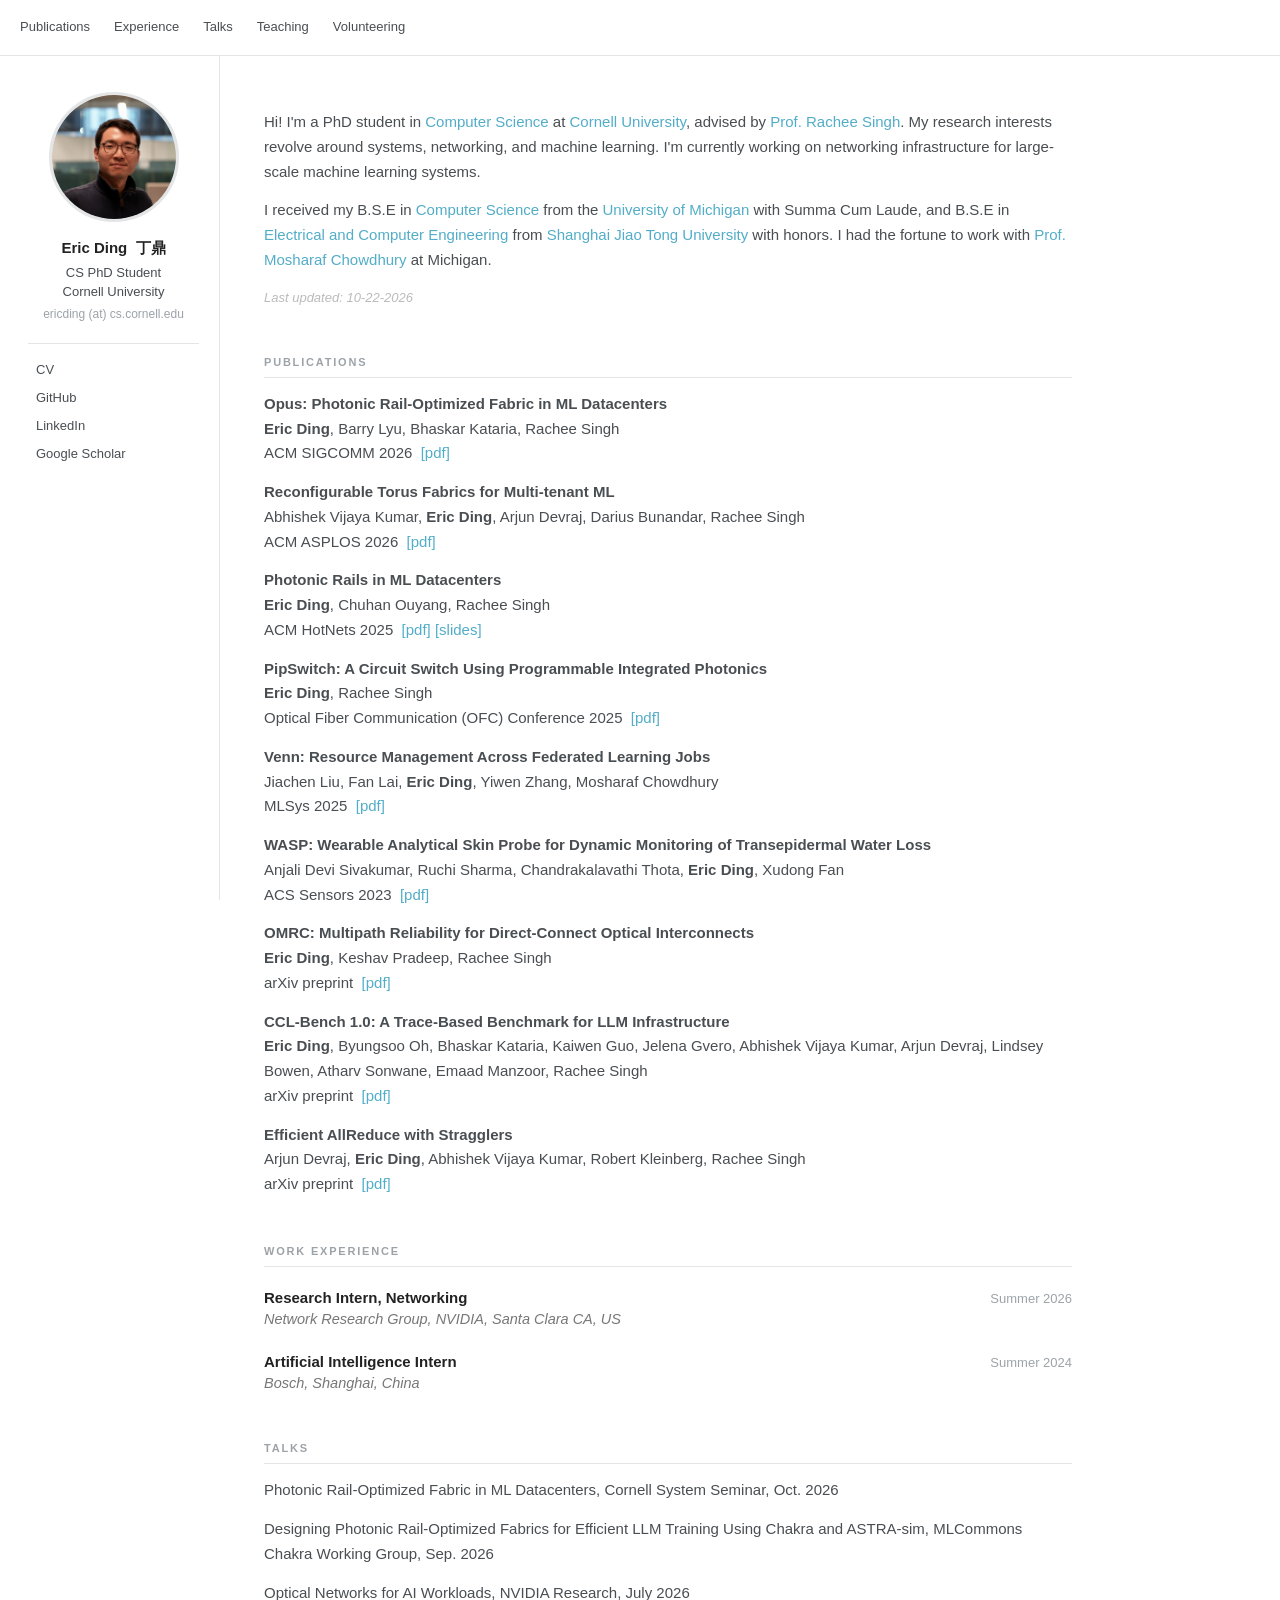
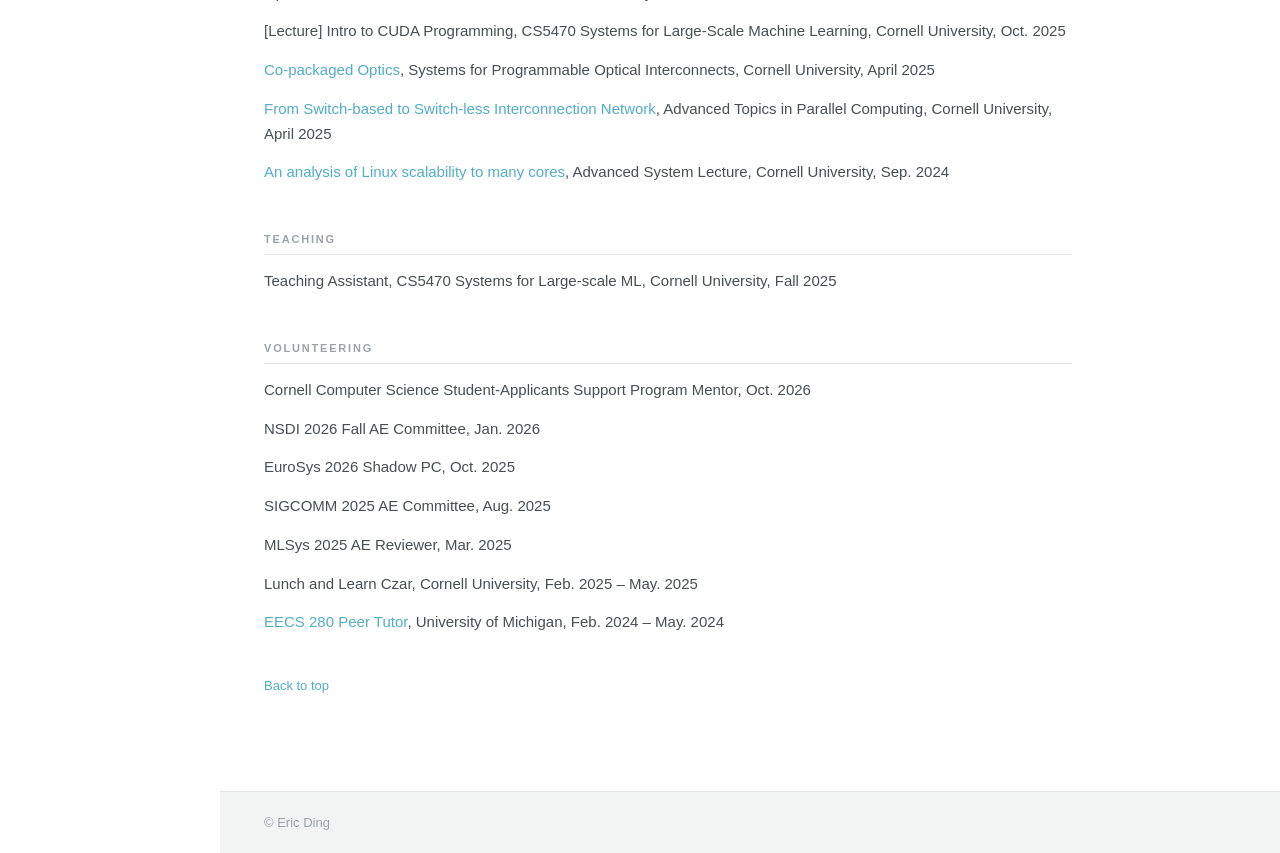
<file: index.html>
<!DOCTYPE html>
<html lang="en-US" id="top">
  <head>
    <meta charset="utf-8" />
    <meta name="author" content="Eric Ding">
    <meta name="description" content="Eric Ding's academic website" />
    <meta name="viewport" content="width=device-width, initial-scale=1">
    <link href="styles/style.css" rel="stylesheet" />
    <title>Eric Ding</title>
  </head>
  <body>

    <header class="masthead">
      <div class="masthead__inner">
        <nav class="masthead__menu">
          <a class="masthead-nav" href="#publication">Publications</a>
          <a class="masthead-nav" href="#experience">Experience</a>
          <a class="masthead-nav" href="#Talk">Talks</a>
          <a class="masthead-nav" href="#teaching">Teaching</a>
          <a class="masthead-nav" href="#volunteering">Volunteering</a>
        </nav>
      </div>
    </header>

    <div class="page-wrapper">

      <aside class="sidebar">
        <img src="images/selfie.jpg" class="author__avatar" alt="Eric Ding">
        <h3 class="author__name">Eric Ding &nbsp;丁鼎</h3>
        <p class="author__title">CS PhD Student<br>Cornell University</p>
        <p class="author__email">ericding (at) cs.cornell.edu</p>
        <nav class="author__links">
          <a href="file/CV/Ding_CV.pdf">CV</a>
          <a href="https://github.com/EricDinging">GitHub</a>
          <a href="https://www.linkedin.com/in/ding-ding-674589248/">LinkedIn</a>
          <a href="https://scholar.google.com/citations?user=7I2Xd0UAAAAJ&hl=en">Google Scholar</a>
        </nav>
      </aside>

      <main>

        <p>
          Hi! I'm a PhD student in <a href="https://www.cs.cornell.edu/" class="para">Computer Science</a> at <a href="https://www.cornell.edu/" class="para">Cornell University</a>, advised by <a href="https://www.racheesingh.com/" class="para">Prof. Rachee Singh</a>. My research interests revolve around systems, networking, and machine learning. I'm currently working on networking infrastructure for large-scale machine learning systems.
        </p>
        <p>
          I received my B.S.E in <a href="https://cse.engin.umich.edu/" class="para">Computer Science</a> from the <a href="https://umich.edu/" class="para">University of Michigan</a> with Summa Cum Laude, and B.S.E in <a href="https://www.ji.sjtu.edu.cn/academics/undergraduate-program/degrees-programs/electrical-and-computer-engineering/" class="para">Electrical and Computer Engineering</a> from <a href="https://en.sjtu.edu.cn/" class="para">Shanghai Jiao Tong University</a> with honors. I had the fortune to work with <a href="https://www.mosharaf.com/" class="para">Prof. Mosharaf Chowdhury</a> at Michigan.
        </p>

        <p style="font-size: 13px; color: #bbb; margin-top: 6px;"><i>Last updated: 10-22-2026</i></p>

        <h2 id="publication">Publications</h2>

        <p><b>Opus: Photonic Rail-Optimized Fabric in ML Datacenters</b>
          <br><strong>Eric Ding</strong>, Barry Lyu, Bhaskar Kataria, Rachee Singh
          <br>ACM SIGCOMM 2026 &nbsp;<a href="https://dl.acm.org/doi/10.1145/3789240.3829187" class="para">[pdf]</a>
        </p>

        <p><b>Reconfigurable Torus Fabrics for Multi-tenant ML</b>
          <br>Abhishek Vijaya Kumar, <strong>Eric Ding</strong>, Arjun Devraj, Darius Bunandar, Rachee Singh
          <br>ACM ASPLOS 2026 &nbsp;<a href="https://dl.acm.org/doi/10.1145/3779212.3790238" class="para">[pdf]</a>
        </p>

        <p><b>Photonic Rails in ML Datacenters</b>
          <br><strong>Eric Ding</strong>, Chuhan Ouyang, Rachee Singh
          <br>ACM HotNets 2025 &nbsp;<a href="https://conferences.sigcomm.org/hotnets/2025/papers/hotnets25-final290.pdf" class="para">[pdf]</a> <a href="./file/hotnets-opus.pdf" class="para">[slides]</a>
        </p>

        <p><b>PipSwitch: A Circuit Switch Using Programmable Integrated Photonics</b>
          <br><strong>Eric Ding</strong>, Rachee Singh
          <br>Optical Fiber Communication (OFC) Conference 2025 &nbsp;<a href="https://arxiv.org/pdf/2501.18136" class="para">[pdf]</a>
        </p>

        <p><b>Venn: Resource Management Across Federated Learning Jobs</b>
          <br>Jiachen Liu, Fan Lai, <strong>Eric Ding</strong>, Yiwen Zhang, Mosharaf Chowdhury
          <br>MLSys 2025 &nbsp;<a href="https://arxiv.org/pdf/2312.08298" class="para">[pdf]</a>
        </p>

        <p><b>WASP: Wearable Analytical Skin Probe for Dynamic Monitoring of Transepidermal Water Loss</b>
          <br>Anjali Devi Sivakumar, Ruchi Sharma, Chandrakalavathi Thota, <strong>Eric Ding</strong>, Xudong Fan
          <br>ACS Sensors 2023 &nbsp;<a href="https://pubs.acs.org/doi/10.1021/acssensors.3c01936" class="para">[pdf]</a>
        </p>

        <p><b>OMRC: Multipath Reliability for Direct-Connect Optical Interconnects</b>
          <br><strong>Eric Ding</strong>, Keshav Pradeep, Rachee Singh
          <br>arXiv preprint &nbsp;<a href="https://arxiv.org/pdf/2610.30551" class="para">[pdf]</a>
        </p>

        <p><b>CCL-Bench 1.0: A Trace-Based Benchmark for LLM Infrastructure</b>
          <br><strong>Eric Ding</strong>, Byungsoo Oh, Bhaskar Kataria, Kaiwen Guo, Jelena Gvero,
          Abhishek Vijaya Kumar, Arjun Devraj, Lindsey Bowen, Atharv Sonwane, Emaad Manzoor, Rachee Singh
          <br>arXiv preprint &nbsp;<a href="https://arxiv.org/pdf/2605.06544" class="para">[pdf]</a>
        </p>

        <p><b>Efficient AllReduce with Stragglers</b>
          <br>Arjun Devraj, <strong>Eric Ding</strong>, Abhishek Vijaya Kumar, Robert Kleinberg, Rachee Singh
          <br>arXiv preprint &nbsp;<a href="https://arxiv.org/pdf/2505.23523" class="para">[pdf]</a>
        </p>

        <h2 id="experience">Work Experience</h2>

        <div class="experience-item">
          <div class="experience-header">
            <span class="experience-title">Research Intern, Networking</span>
            <span class="experience-date">Summer 2026</span>
          </div>
          <p class="experience-org">Network Research Group, NVIDIA, Santa Clara CA, US</p>
          <!-- <p class="experience-desc">[Description of work and contributions.]</p> -->
        </div>
        <div class="experience-item">
          <div class="experience-header">
            <span class="experience-title">Artificial Intelligence Intern</span>
            <span class="experience-date">Summer 2024</span>
          </div>
          <p class="experience-org">Bosch, Shanghai, China</p>
          <!-- <p class="experience-desc">[Description of work and contributions.]</p> -->
        </div>

        

        <h2 id="Talk">Talks</h2>
        <p>Photonic Rail-Optimized Fabric in ML Datacenters, Cornell System Seminar, Oct. 2026</p>
        <p>Designing Photonic Rail-Optimized Fabrics for Efficient LLM Training Using Chakra and ASTRA-sim, MLCommons Chakra Working Group, Sep. 2026</p>
        <p>Optical Networks for AI Workloads, NVIDIA Research, July 2026</p>
        <p>[Lecture] Intro to CUDA Programming, CS5470 Systems for Large-Scale Machine Learning, Cornell University, Oct. 2025</p>
        <p><a href="./file/co-packaged_optics.pdf" class="para">Co-packaged Optics</a>, Systems for Programmable Optical Interconnects, Cornell University, April 2025</p>
        <p><a href="./file/dragonfly_on_wafers.pdf" class="para">From Switch-based to Switch-less Interconnection Network</a>, Advanced Topics in Parallel Computing, Cornell University, April 2025</p>
        <p><a href="https://www.cs.cornell.edu/courses/cs6410/2024fa/schedule/slides/10-manycores.pdf" class="para">An analysis of Linux scalability to many cores</a>, Advanced System Lecture, Cornell University, Sep. 2024</p>

        <h2 id="teaching">Teaching</h2>

        <p>Teaching Assistant, CS5470 Systems for Large-scale ML, Cornell University, Fall 2025</p>

        <h2 id="volunteering">Volunteering</h2>
        <p>Cornell Computer Science Student-Applicants Support Program Mentor, Oct. 2026</p>
        <p>NSDI 2026 Fall AE Committee, Jan. 2026</p>
        <p>EuroSys 2026 Shadow PC, Oct. 2025</p>
        <p>SIGCOMM 2025 AE Committee, Aug. 2025</p>
        <p>MLSys 2025 AE Reviewer, Mar. 2025</p>
        <p>Lunch and Learn Czar, Cornell University, Feb. 2025 &ndash; May. 2025</p>
        <p><a href="https://sites.google.com/umich.edu/renewcs/meet-the-mentors/eric-ding" class="para">EECS 280 Peer Tutor</a>, University of Michigan, Feb. 2024 &ndash; May. 2024</p>

        <p style="margin-top: 40px; font-size: 13px;">
          <a href="#top" class="para">Back to top</a>
        </p>

        <script type="text/javascript" id="clustrmaps" src="//cdn.clustrmaps.com/map_v2.js?cl=ffffff&w=200&t=n&d=eUr1kOaB5S73v5u2C01TWRRDhhNl5nnZb94i7mWd-c8&co=bababa&cmo=9e9c9c&cmn=316331&ct=808080"></script>

      </main>
    </div>

    <footer>
      <p>&copy; Eric Ding</p>
    </footer>

  </body>
</html>
</file>
<file: styles/style.css>
*, *::before, *::after { box-sizing: border-box; }

:root {
  --base:         #2f7f93;
  --bg:           #fff;
  --footer-bg:    #f2f3f3;
  --border:       #e3e5e6;
  --link:         #52adc8;
  --link-hover:   #235f6e;
  --text:         #494e52;
  --text-light:   #9ca3a8;
  --masthead-h:   56px;
  --sidebar-w:    220px;
}

html {
  font-size: 16px;
  font-family: -apple-system, BlinkMacSystemFont, "Roboto", "Segoe UI",
               "Helvetica Neue", Arial, sans-serif;
  background: var(--bg);
  color: var(--text);
  -webkit-font-smoothing: antialiased;
  -moz-osx-font-smoothing: grayscale;
}

body {
  margin: 0;
  padding: 0;
}

/* ── Masthead ─────────────────────────────── */
.masthead {
  position: fixed;
  top: 0; left: 0; right: 0;
  height: var(--masthead-h);
  background: var(--bg);
  border-bottom: 1px solid var(--border);
  z-index: 100;
}

.masthead__inner {
  max-width: 1280px;
  margin: 0 auto;
  height: 100%;
  display: flex;
  align-items: center;
  padding: 0 20px;
}

.masthead__menu {
  display: flex;
  align-items: center;
  flex-wrap: wrap;
}

a.masthead-nav {
  font-size: 13px;
  font-weight: 500;
  color: var(--text);
  text-decoration: none;
  padding: 8px 12px;
  white-space: nowrap;
  border-bottom: 2px solid transparent;
  transition: color 0.15s, border-color 0.15s;
}

a.masthead-nav:first-child { padding-left: 0; }

a.masthead-nav:hover {
  color: var(--base);
  border-bottom-color: var(--base);
}

/* ── Page wrapper ─────────────────────────── */
.page-wrapper {
  max-width: 1280px;
  margin: 0 auto;
  padding-top: var(--masthead-h);
  display: flex;
  min-height: 100vh;
}

/* ── Sidebar ──────────────────────────────── */
.sidebar {
  width: var(--sidebar-w);
  flex-shrink: 0;
  padding: 36px 20px 40px 28px;
  position: sticky;
  top: var(--masthead-h);
  height: calc(100vh - var(--masthead-h));
  overflow-y: auto;
  border-right: 1px solid var(--border);
}

.author__avatar {
  display: block;
  width: 130px;
  height: 130px;
  object-fit: cover;
  border-radius: 50%;
  margin: 0 auto 16px;
  border: 3px solid var(--border);
}

.author__name {
  font-size: 15px;
  font-weight: 700;
  color: #222;
  margin: 0 0 5px;
  text-align: center;
  line-height: 1.3;
}

.author__title {
  font-size: 13px;
  color: var(--text);
  text-align: center;
  margin: 0 0 3px;
  line-height: 1.5;
}

.author__email {
  font-size: 12px;
  color: var(--text-light);
  text-align: center;
  margin: 0 0 20px;
  line-height: 1.5;
  word-break: break-all;
}

.author__links {
  display: flex;
  flex-direction: column;
  gap: 1px;
  border-top: 1px solid var(--border);
  padding-top: 12px;
  margin-top: 4px;
}

.author__links a {
  font-size: 13px;
  color: var(--text);
  text-decoration: none;
  padding: 6px 8px;
  border-radius: 3px;
  display: block;
}

.author__links a:hover {
  color: var(--link);
  background: #f4f7f8;
}

/* ── Main content ─────────────────────────── */
main {
  flex: 1;
  min-width: 0;
  padding: 40px 48px 80px 44px;
  max-width: 900px;
}

/* ── Inline links ─────────────────────────── */
a.para {
  color: var(--link);
  text-decoration: none;
  font-size: inherit;
}

a.para:hover {
  color: var(--link-hover);
  text-decoration: underline;
}

/* ── Section headings ─────────────────────── */
h2 {
  font-size: 11px;
  font-weight: 700;
  text-transform: uppercase;
  letter-spacing: 1.8px;
  color: var(--text-light);
  border-bottom: 1px solid var(--border);
  margin: 48px 0 0;
  padding: 0 0 9px;
}

h3 {
  font-size: 15px;
  font-weight: 600;
  color: var(--text);
  margin: 0;
  line-height: 1.3;
}

/* ── Body text ────────────────────────────── */
p {
  font-size: 15px;
  line-height: 1.65;
  color: var(--text);
  margin: 14px 0;
  width: 100%;
  letter-spacing: 0;
}

/* ── Work experience ──────────────────────── */
.experience-item {
  margin: 22px 0 2px;
}

.experience-header {
  display: flex;
  justify-content: space-between;
  align-items: baseline;
  flex-wrap: wrap;
  gap: 4px;
}

.experience-title {
  font-size: 15px;
  font-weight: 600;
  color: #222;
}

.experience-date {
  font-size: 13px;
  color: var(--text-light);
}

.experience-org {
  font-size: 14.5px;
  color: #777;
  font-style: italic;
  margin: 3px 0 5px;
  line-height: 1.5;
  width: 100%;
}

.experience-desc {
  font-size: 15px;
  color: var(--text);
  line-height: 1.65;
  margin: 4px 0;
  width: 100%;
}

/* ── Lists ────────────────────────────────── */
li {
  font-size: 15px;
  line-height: 1.65;
  color: var(--text);
  list-style-type: square;
}

/* ── Images (fallback) ────────────────────── */
img {
  max-width: 100%;
  display: block;
}

/* ── Footer ───────────────────────────────── */
footer {
  background: var(--footer-bg);
  border-top: 1px solid var(--border);
  margin-left: var(--sidebar-w);
  padding: 20px 44px;
}

footer p {
  font-size: 13px;
  color: var(--text-light);
  margin: 0;
}

/* ── Responsive ───────────────────────────── */
@media (max-width: 860px) {
  .sidebar { display: none; }
  main { padding: 28px 24px 60px; }
  footer { margin-left: 0; }
}

@media (max-width: 600px) {
  main { padding: 20px 16px 60px; }
}

/* ── Misc ─────────────────────────────────── */
a.email { color: var(--link); }
</file>
